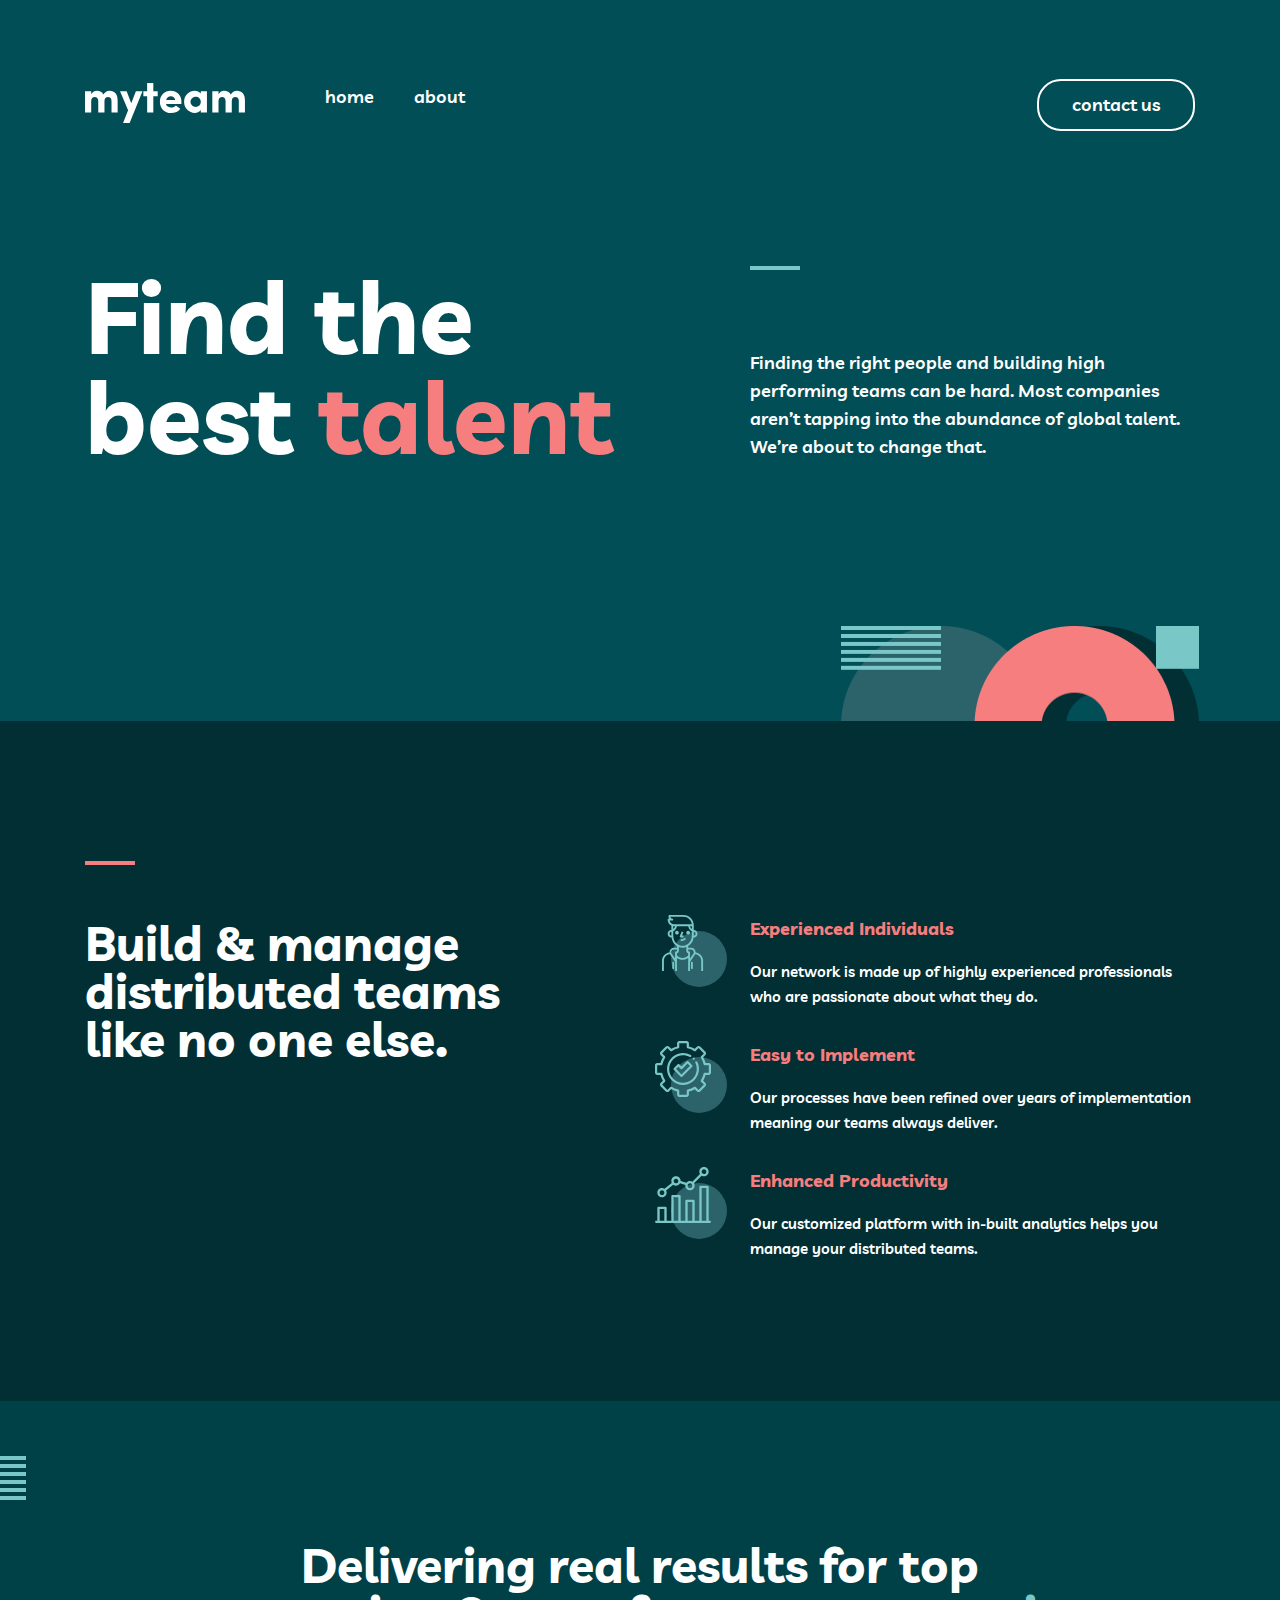
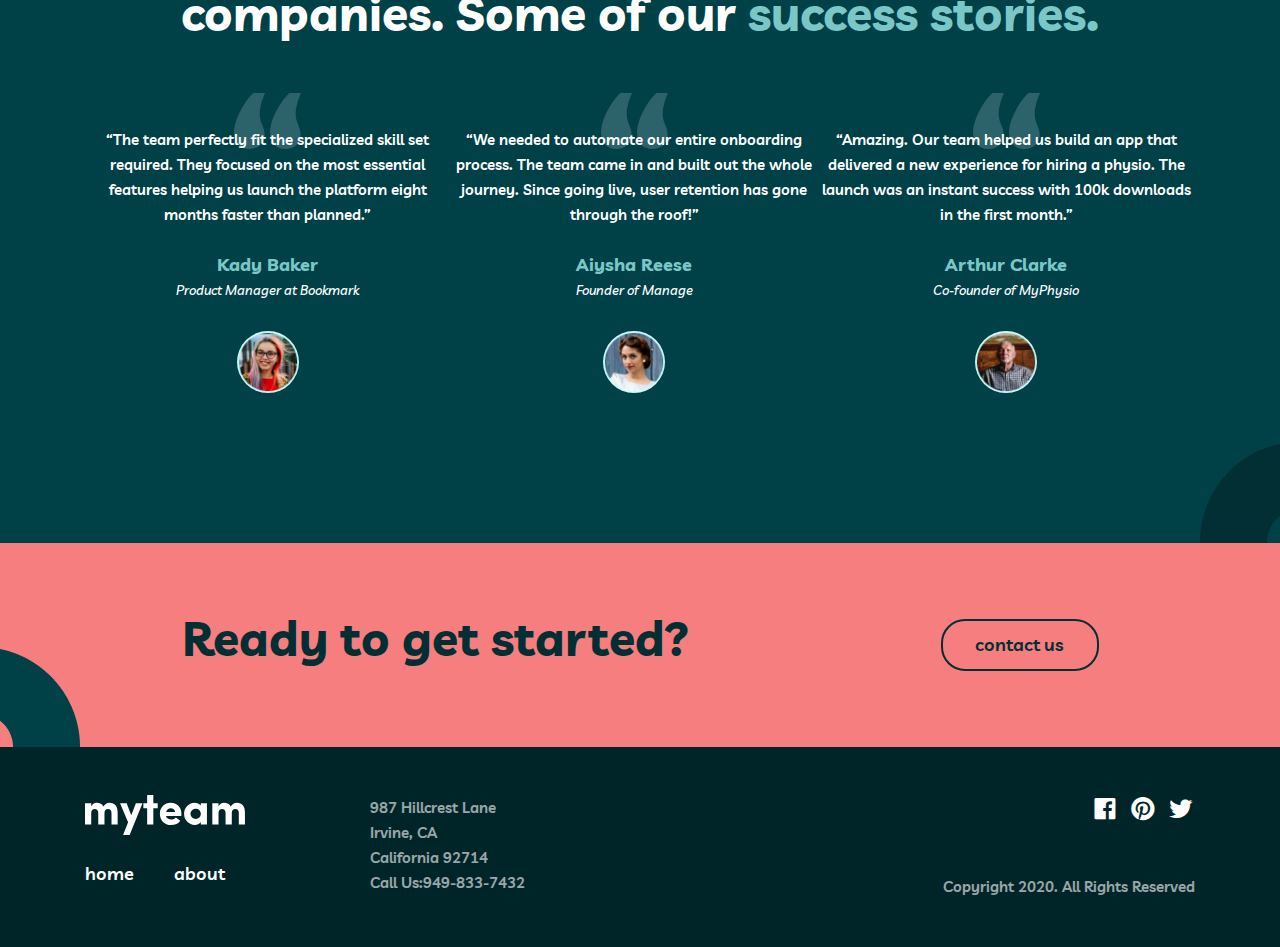
<file: index.html>
<!DOCTYPE html>
<html lang="en">
  <head>
    <meta charset="UTF-8" />
    <meta http-equiv="X-UA-Compatible" content="IE=edge" />
    <meta name="viewport" content="width=device-width, initial-scale=1.0" />
    <title>MyTeam</title>
    <link
      href="https://unpkg.com/boxicons@2.1.4/css/boxicons.min.css"
      rel="stylesheet"
    />
    <link rel="stylesheet" href="/css/main.css" />
  </head>
  <body>
    <!-- HEADER SECTION START -->
    <header class="site__header">
      <div class="container">
        <div class="header__section-wrapper">
          <div class="header__section-start">
            <a class="header__section-logo" href="/index.html">
              <img
                class="header__logo-img"
                src="/images/header-logo.svg"
                alt="header section logo img"
                width="160"
                height="40"
              />
            </a>
            <nav class="header__section-nav">
              <ul class="header__nav-list">
                <li class="header__nav-item">
                  <a href="/index.html" class="header__nav-link">home</a>
                </li>
                <li class="header__nav-item">
                  <a href="/pages/about.html" class="header__nav-link">about</a>
                </li>
              </ul>
            </nav>
          </div>
          <a class="header__section-btn" href="#">contact us</a>
        </div>
      </div>
    </header>
    <!-- HEADER SECTION FINISHED -->

    <!-- MAIN SECTION START -->

    <main class="site__main">
      <!-- HERO SECTION START -->
      <section class="hero__section">
        <div class="container">
          <div class="hero__section-wrapper">
            <h1 class="hero__section-title">
              Find the best <span class="hero__title-span">talent</span>
            </h1>
            <p class="hero__section-desc">
              Finding the right people and building high performing teams can be
              hard. Most companies aren’t tapping into the abundance of global
              talent. We’re about to change that.
            </p>
          </div>
        </div>
      </section>
      <!-- HERO SECTION FINISHED -->

      <!-- INFO SECTION START -->
      <section class="info__section">
        <div class="container">
          <div class="info__section-wrapper">
            <div class="info__section-start">
              <h2 class="info__section-title">
                Build & manage distributed teams like no one else.
              </h2>
            </div>
            <div class="info__section-end">
              <ul class="info__section-list">
                <li class="info__section-item">
                  <span class="info__item-title">
                    Experienced Individuals
                  </span>
                  <p class="info__item-desc">
                    Our network is made up of highly experienced professionals
                    who are passionate about what they do.
                  </p>
                </li>
                <li class="info__section-item">
                  <span class="info__item-title"> Easy to Implement </span>
                  <p class="info__item-desc">
                    Our processes have been refined over years of implementation
                    meaning our teams always deliver.
                  </p>
                </li>
                <li class="info__section-item">
                  <span class="info__item-title"> Enhanced Productivity </span>
                  <p class="info__item-desc">
                    Our customized platform with in-built analytics helps you
                    manage your distributed teams.
                  </p>
                </li>
              </ul>
            </div>
          </div>
        </div>
      </section>
      <!-- INFO SECTION FINISHED -->

      <!-- REVIEW SECTION START -->
      <section class="review__section">
        <div class="container">
          <div class="review__section-wrapper">
            <h2 class="review__section-title">
              Delivering real results for top companies. Some of our
              <span class="review__title-span">success stories.</span>
            </h2>
            <ul class="review__section-list">
              <li class="review__section-item">
                <p class="review__item-desc">
                  “The team perfectly fit the specialized skill set required.
                  They focused on the most essential features helping us launch
                  the platform eight months faster than planned.”
                </p>
                <h3 class="review__item-name">Kady Baker</h3>
                <span class="review__item-profession"
                  >Product Manager at Bookmark</span
                >
                <img
                  class="review__item-avatar"
                  src="/images/kady.jpg"
                  alt="kady user avatar img"
                  width="62"
                  height="62"
                />
              </li>
              <li class="review__section-item">
                <p class="review__item-desc">
                  “We needed to automate our entire onboarding process. The team
                  came in and built out the whole journey. Since going live,
                  user retention has gone through the roof!”
                </p>
                <h3 class="review__item-name">Aiysha Reese</h3>
                <span class="review__item-profession">Founder of Manage</span>
                <img
                  class="review__item-avatar"
                  src="/images/aiysha.jpg"
                  alt="aiysha user avatar img"
                  width="62"
                  height="62"
                />
              </li>
              <li class="review__section-item">
                <p class="review__item-desc">
                  “Amazing. Our team helped us build an app that delivered a new
                  experience for hiring a physio. The launch was an instant
                  success with 100k downloads in the first month.”
                </p>
                <h3 class="review__item-name">Arthur Clarke</h3>
                <span class="review__item-profession"
                  >Co-founder of MyPhysio</span
                >
                <img
                  class="review__item-avatar"
                  src="/images/arthur.jpg"
                  alt="arthur user avatar img"
                  width="62"
                  height="62"
                />
              </li>
            </ul>
          </div>
        </div>
      </section>
      <!-- REVIEW SECTION FINISHED -->

      <!-- CONTACT SECTION START -->
      <section class="contact__section">
        <div class="container">
          <div class="contact__section-wrapper">
            <h2 class="contact__section-title">Ready to get started?</h2>
            <a class="contact__section-btn" href="/pages/contact.html">contact us</a>
          </div>
        </div>
      </section>
      <!-- CONTACT SECTION FINISHED -->
    </main>

    <!-- MAIN SECTION FINISHED -->

    <!-- FOOTER SECTION START -->
    <footer class="site__footer">
      <div class="container">
        <div class="footer__section-wrapper">
          <div class="footer__section-start">
            <div class="footer__section-content">
              <img
                class="footer__section-logo"
                src="/images/header-logo.svg"
                alt="footer section logo img"
                width="160"
                height="40"
              />
              <div class="footer__section-nav">
                <a href="/index.html" class="footer__section-link">home</a>
                <a href="/pages/about.html" class="footer__section-link">about</a>
              </div>
            </div>
            <address class="footer__section-address">
              <ul class="footer__address-list">
                <li class="footer__address-item">987 Hillcrest Lane</li>
                <li class="footer__address-item">Irvine, CA</li>
                <li class="footer__address-item">California 92714</li>
                <li class="footer__address-item">Call Us:949-833-7432</li>
              </ul>
            </address>
          </div>
          <div class="footer__section-end">
            <div class="footer__icon-box">
              <i class="bx bxl-facebook-square"></i>
              <i class="bx bxl-pinterest"></i>
              <i class="bx bxl-twitter"></i>
            </div>
            <p class="footer__end-title">Copyright 2020. All Rights Reserved</p>
          </div>
        </div>
      </div>
    </footer>
    <!-- FOOTER SECTION FINISHED -->
  </body>
</html>
</file>
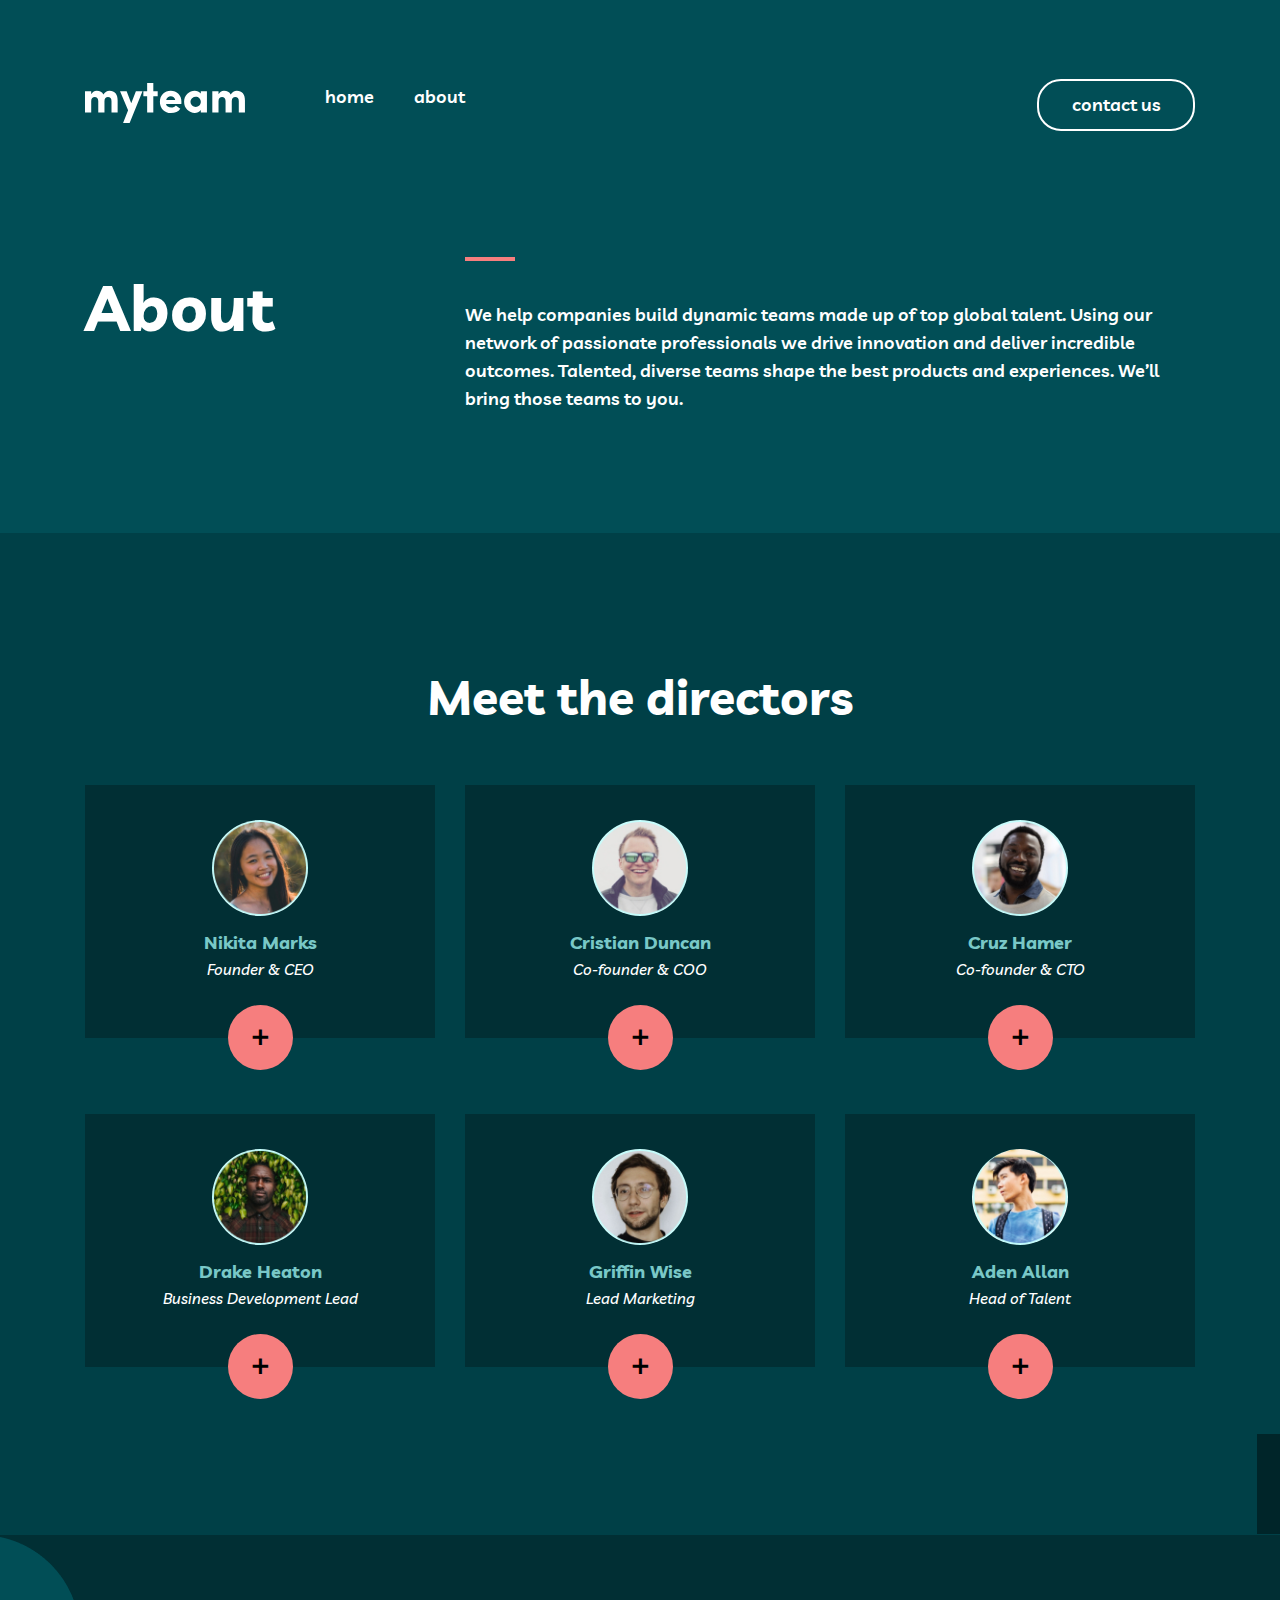
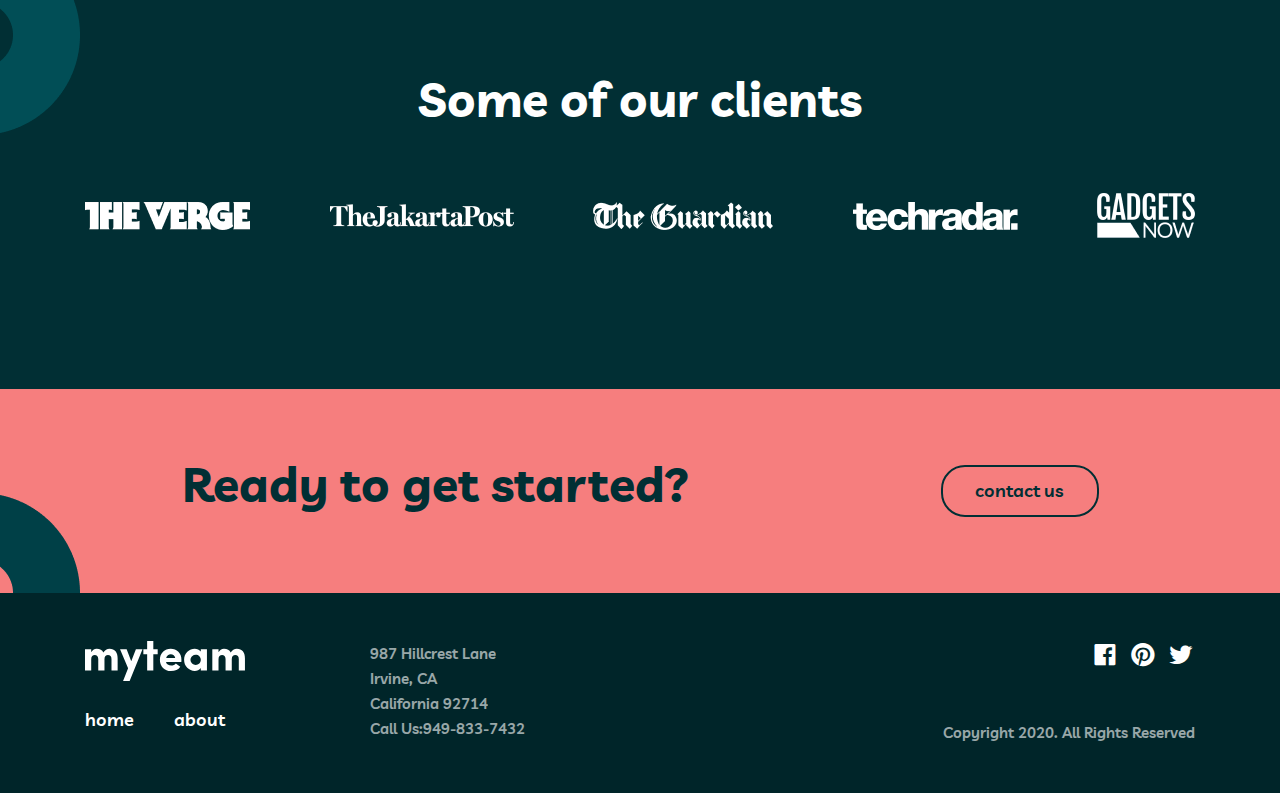
<file: pages/about.html>
<!DOCTYPE html>
<html lang="en">
  <head>
    <meta charset="UTF-8" />
    <meta http-equiv="X-UA-Compatible" content="IE=edge" />
    <meta name="viewport" content="width=device-width, initial-scale=1.0" />
    <title>About</title>
    <link
      href="https://unpkg.com/boxicons@2.1.4/css/boxicons.min.css"
      rel="stylesheet"
    />
    <link rel="stylesheet" href="/css/main.css" />
  </head>
  <body>
    <!-- HEADER SECTION STARTED -->
    <header class="site__header">
      <div class="container">
        <div class="header__section-wrapper">
          <div class="header__section-start">
            <a class="header__section-logo" href="/index.html">
              <img
                class="header__logo-img"
                src="/images/header-logo.svg"
                alt="header section logo img"
                width="160"
                height="40"
              />
            </a>
            <nav class="header__section-nav">
              <ul class="header__nav-list">
                <li class="header__nav-item">
                  <a href="/index.html" class="header__nav-link">home</a>
                </li>
                <li class="header__nav-item">
                  <a href="/pages/about.html" class="header__nav-link">about</a>
                </li>
              </ul>
            </nav>
          </div>
          <a class="header__section-btn" href="/pages/contact.html">contact us</a>
        </div>
      </div>
    </header>
    <!-- HEADER SECTION FINISHED -->

    <!-- MAIN SECTION STARTED -->

    <main class="site__main">
      <!-- ABOUT SECTION STARTED -->
      <section class="about__section">
        <div class="container">
          <div class="about__section-wrapper">
            <h2 class="about__section-title">About</h2>
            <p class="about__section-desc">
              We help companies build dynamic teams made up of top global
              talent. Using our network of passionate professionals we drive
              innovation and deliver incredible outcomes. Talented, diverse
              teams shape the best products and experiences. We’ll bring those
              teams to you.
            </p>
          </div>
        </div>
      </section>
      <!-- ABOUT SECTION FINISHED -->

      <!-- DIRECTORS SECTION STARTED -->
      <section class="directors__section">
        <div class="container">
          <div class="directors__section-wrapper">
            <h2 class="directors__section-title">Meet the directors</h2>
            <div class="directors__section-box">
              <div class="directors__box-card nikita">
                <img
                  class="directors__card-avatar"
                  src="/images/about-images/nikita.jpg"
                  alt="directors card user's avatar"
                  width="96"
                  height="96"
                />
                <h3 class="directors__card-name">Nikita Marks</h3>
                <p class="directors__card-profession">Founder & CEO</p>
                <i class="bx bx-plus"></i>
              </div>
              <div class="directors__box-card cristian">
                <img
                  class="directors__card-avatar"
                  src="/images/about-images/cristian.jpg"
                  alt="directors card user's avatar"
                  width="96"
                  height="96"
                />
                <h3 class="directors__card-name">Cristian Duncan</h3>
                <p class="directors__card-profession">Co-founder & COO</p>
                <i class="bx bx-plus"></i>
              </div>
              <div class="directors__box-card cruz">
                <img
                  class="directors__card-avatar"
                  src="/images/about-images/cruz.jpg"
                  alt="directors card user's avatar"
                  width="96"
                  height="96"
                />
                <h3 class="directors__card-name">Cruz Hamer</h3>
                <p class="directors__card-profession">Co-founder & CTO</p>
                <i class="bx bx-plus"></i>
              </div>
              <div class="directors__box-card drake">
                <img
                  class="directors__card-avatar"
                  src="/images/about-images/drake.jpg"
                  alt="directors card user's avatar"
                  width="96"
                  height="96"
                />
                <h3 class="directors__card-name">Drake Heaton</h3>
                <p class="directors__card-profession">
                  Business Development Lead
                </p>
                <i class="bx bx-plus"></i>
              </div>
              <div class="directors__box-card griffin">
                <img
                  class="directors__card-avatar"
                  src="/images/about-images/griffin.jpg"
                  alt="directors card user's avatar"
                  width="96"
                  height="96"
                />
                <h3 class="directors__card-name">Griffin Wise</h3>
                <p class="directors__card-profession">Lead Marketing</p>
                <i class="bx bx-plus"></i>
              </div>
              <div class="directors__box-card aden">
                <img
                  class="directors__card-avatar"
                  src="/images/about-images/aden.jpg"
                  alt="directors card user's avatar"
                  width="96"
                  height="96"
                />
                <h3 class="directors__card-name">Aden Allan</h3>
                <p class="directors__card-profession">Head of Talent</p>
                <i class="bx bx-plus"></i>
              </div>
            </div>
          </div>
        </div>
      </section>
      <!-- DIRECTORS SECTION FINISHED -->

      <!-- CLIENTS SECTION STARTED -->
      <section class="clients__section">
        <div class="container">
          <div class="clients__section-wrapper">
            <h2 class="clients__section-title">Some of our clients</h2>
            <div class="clients__section-brands">
              <img
                class="clients__brands-logo"
                src="/images/about-images/the-verge.png"
                alt="clients brands logo img"
                width="165"
                height="28"
              />
              <img
                class="clients__brands-logo"
                src="/images/about-images/jakarta.png"
                alt="clients brands logo img"
                width="184"
                height="23"
              />
              <img
                class="clients__brands-logo"
                src="/images/about-images/guardian.png"
                alt="clients brands logo img"
                width="180"
                height="28"
              />
              <img
                class="clients__brands-logo"
                src="/images/about-images/techradar.png"
                alt="clients brands logo img"
                width="165"
                height="28"
              />
              <img
                class="clients__brands-logo"
                src="/images/about-images/gadgets.png"
                alt="clients brands logo img"
                width="98"
                height="45"
              />
            </div>
          </div>
        </div>
      </section>
      <!-- CLIENTS SECTION FINISHED -->

      <!-- CONTACT SECTION START -->
      <section class="contact__section">
        <div class="container">
          <div class="contact__section-wrapper">
            <h2 class="contact__section-title">Ready to get started?</h2>
            <a class="contact__section-btn" href="/pages/contact.html">contact us</a>
          </div>
        </div>
      </section>
      <!-- CONTACT SECTION FINISHED -->
    </main>

    <!-- MAIN SECTION FINISHED -->

    <!-- FOOTER SECTION START -->
    <footer class="site__footer">
      <div class="container">
        <div class="footer__section-wrapper">
          <div class="footer__section-start">
            <div class="footer__section-content">
              <img
                class="footer__section-logo"
                src="/images/header-logo.svg"
                alt="footer section logo img"
                width="160"
                height="40"
              />
              <div class="footer__section-nav">
                <a class="footer__section-link" href="/index.html">home</a>
                <a class="footer__section-link" href="/pages/about.html">about</a>
              </div>
            </div>
            <address class="footer__section-address">
              <ul class="footer__address-list">
                <li class="footer__address-item">987 Hillcrest Lane</li>
                <li class="footer__address-item">Irvine, CA</li>
                <li class="footer__address-item">California 92714</li>
                <li class="footer__address-item">Call Us:949-833-7432</li>
              </ul>
            </address>
          </div>
          <div class="footer__section-end">
            <div class="footer__icon-box">
              <i class="bx bxl-facebook-square"></i>
              <i class="bx bxl-pinterest"></i>
              <i class="bx bxl-twitter"></i>
            </div>
            <p class="footer__end-title">Copyright 2020. All Rights Reserved</p>
          </div>
        </div>
      </div>
    </footer>
    <!-- FOOTER SECTION FINISHED -->

  </body>
</html>
</file>
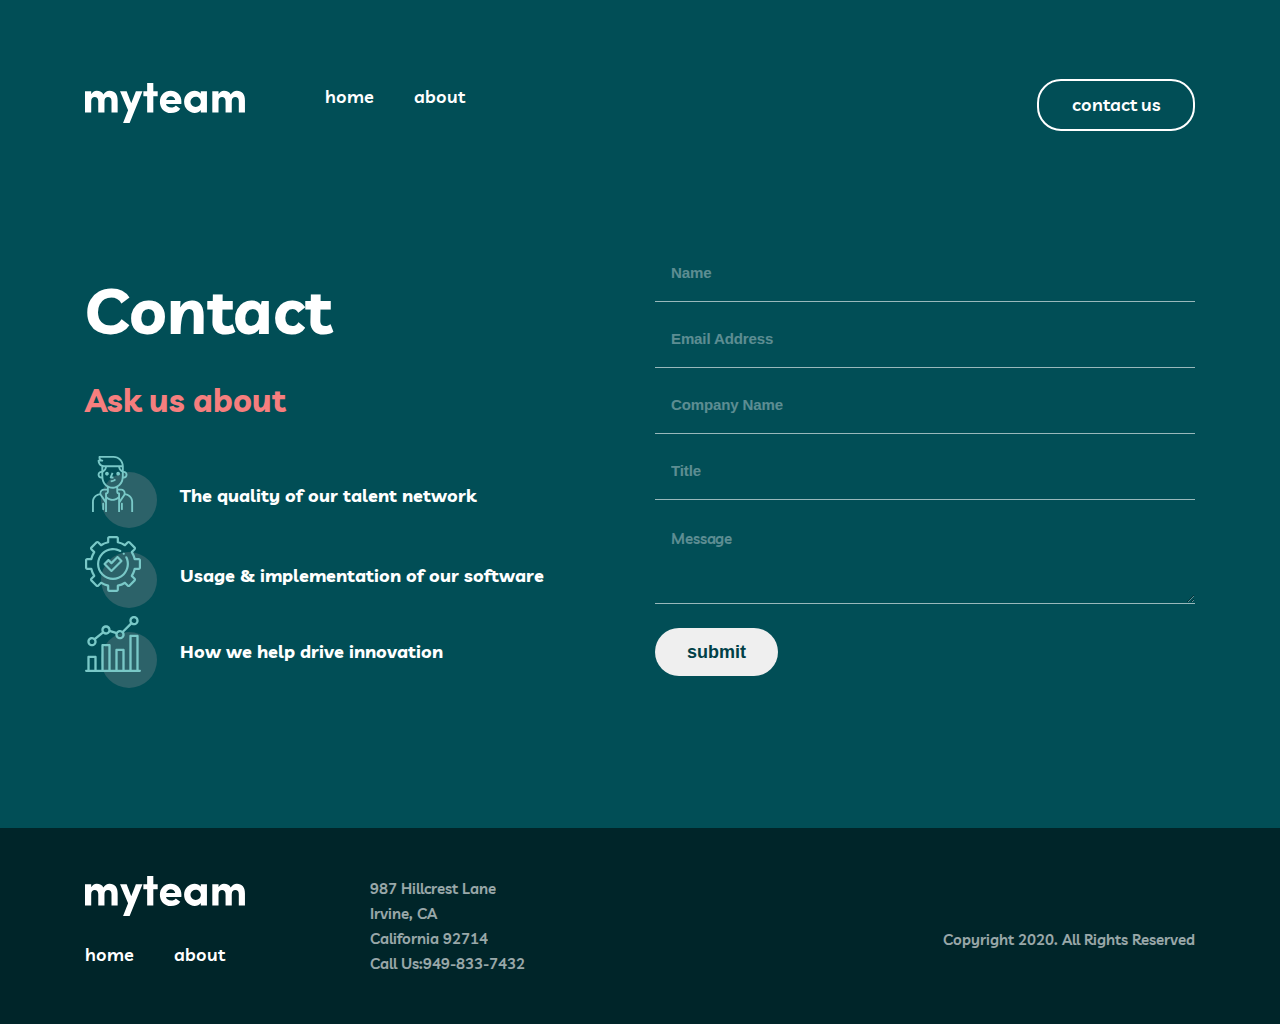
<file: pages/contact.html>
<!DOCTYPE html>
<html lang="en">
  <head>
    <meta charset="UTF-8" />
    <meta http-equiv="X-UA-Compatible" content="IE=edge" />
    <meta name="viewport" content="width=device-width, initial-scale=1.0" />
    <title>Conatct Us</title>
    <link rel="stylesheet" href="/css/main.css" />
  </head>
  <body>

    <!-- HEADER SECTION STARTED -->
    <header class="site__header">
      <div class="container">
        <div class="header__section-wrapper">
          <div class="header__section-start">
            <a class="header__section-logo" href="/index.html">
              <img
                class="header__logo-img"
                src="/images/header-logo.svg"
                alt="header section logo img"
                width="160"
                height="40"
              />
            </a>
            <nav class="header__section-nav">
              <ul class="header__nav-list">
                <li class="header__nav-item">
                  <a href="/index.html" class="header__nav-link">home</a>
                </li>
                <li class="header__nav-item">
                  <a href="/pages/about.html" class="header__nav-link">about</a>
                </li>
              </ul>
            </nav>
          </div>
          <a class="header__section-btn" href="/pages/contact.html">contact us</a>
        </div>
      </div>
    </header>
    <!-- HEADER SECTION FINISHED -->

    <!-- MAIN SECTION STARTED -->
    <main class="site__main">
      <!-- REG SECTION STARTED -->
      <section class="reg__section">
        <div class="container">
          <div class="reg__section-wrapper">
            <div class="reg__section-start">
              <h2 class="reg__section-title">Contact</h2>
              <p class="reg__section-subtitle">Ask us about</p>
              <ul class="reg__section-list">
                <li class="reg__section-item">
                  The quality of our talent network
                </li>
                <li class="reg__section-item">
                  Usage & implementation of our software
                </li>
                <li class="reg__section-item">How we help drive innovation</li>
              </ul>
            </div>
            <form
              class="reg__section-form"
              action="https://echo.htmlacademy.ru"
            >
              <input class="reg__form-name" type="text" placeholder="Name" />
              <input
                class="reg__form-email"
                type="email"
                placeholder="Email Address"
              />
              <input
                class="reg__form-company"
                type="text"
                placeholder="Company Name"
              />
              <input class="reg__form-title" type="text" placeholder="Title" />
              <textarea class="reg__form-text" placeholder="Message"></textarea>
              <button class="reg__form-btn" type="submit">submit</button>
            </form>
          </div>
        </div>
      </section>
      <!-- REG SECTION FINISHED -->
    </main>
    <!-- MAIN SECTION FINISHED -->

    <!-- FOOTER SECTION START -->
    <footer class="site__footer">
      <div class="container">
        <div class="footer__section-wrapper">
          <div class="footer__section-start">
            <div class="footer__section-content">
              <img
                class="footer__section-logo"
                src="/images/header-logo.svg"
                alt="footer section logo img"
                width="160"
                height="40"
              />
              <div class="footer__section-nav">
                <a class="footer__section-link" href="/index.html">home</a>
                <a class="footer__section-link" href="/pages/about.html"
                  >about</a
                >
              </div>
            </div>
            <address class="footer__section-address">
              <ul class="footer__address-list">
                <li class="footer__address-item">987 Hillcrest Lane</li>
                <li class="footer__address-item">Irvine, CA</li>
                <li class="footer__address-item">California 92714</li>
                <li class="footer__address-item">Call Us:949-833-7432</li>
              </ul>
            </address>
          </div>
          <div class="footer__section-end">
            <div class="footer__icon-box">
              <i class="bx bxl-facebook-square"></i>
              <i class="bx bxl-pinterest"></i>
              <i class="bx bxl-twitter"></i>
            </div>
            <p class="footer__end-title">Copyright 2020. All Rights Reserved</p>
          </div>
        </div>
      </div>
    </footer>
    <!-- FOOTER SECTION FINISHED -->
  </body>
</html>
</file>
<file: css/main.css>
@import url(/css/style.css);
@import url(/css/about.css);
@import url(/css/contact..css);
</file>
